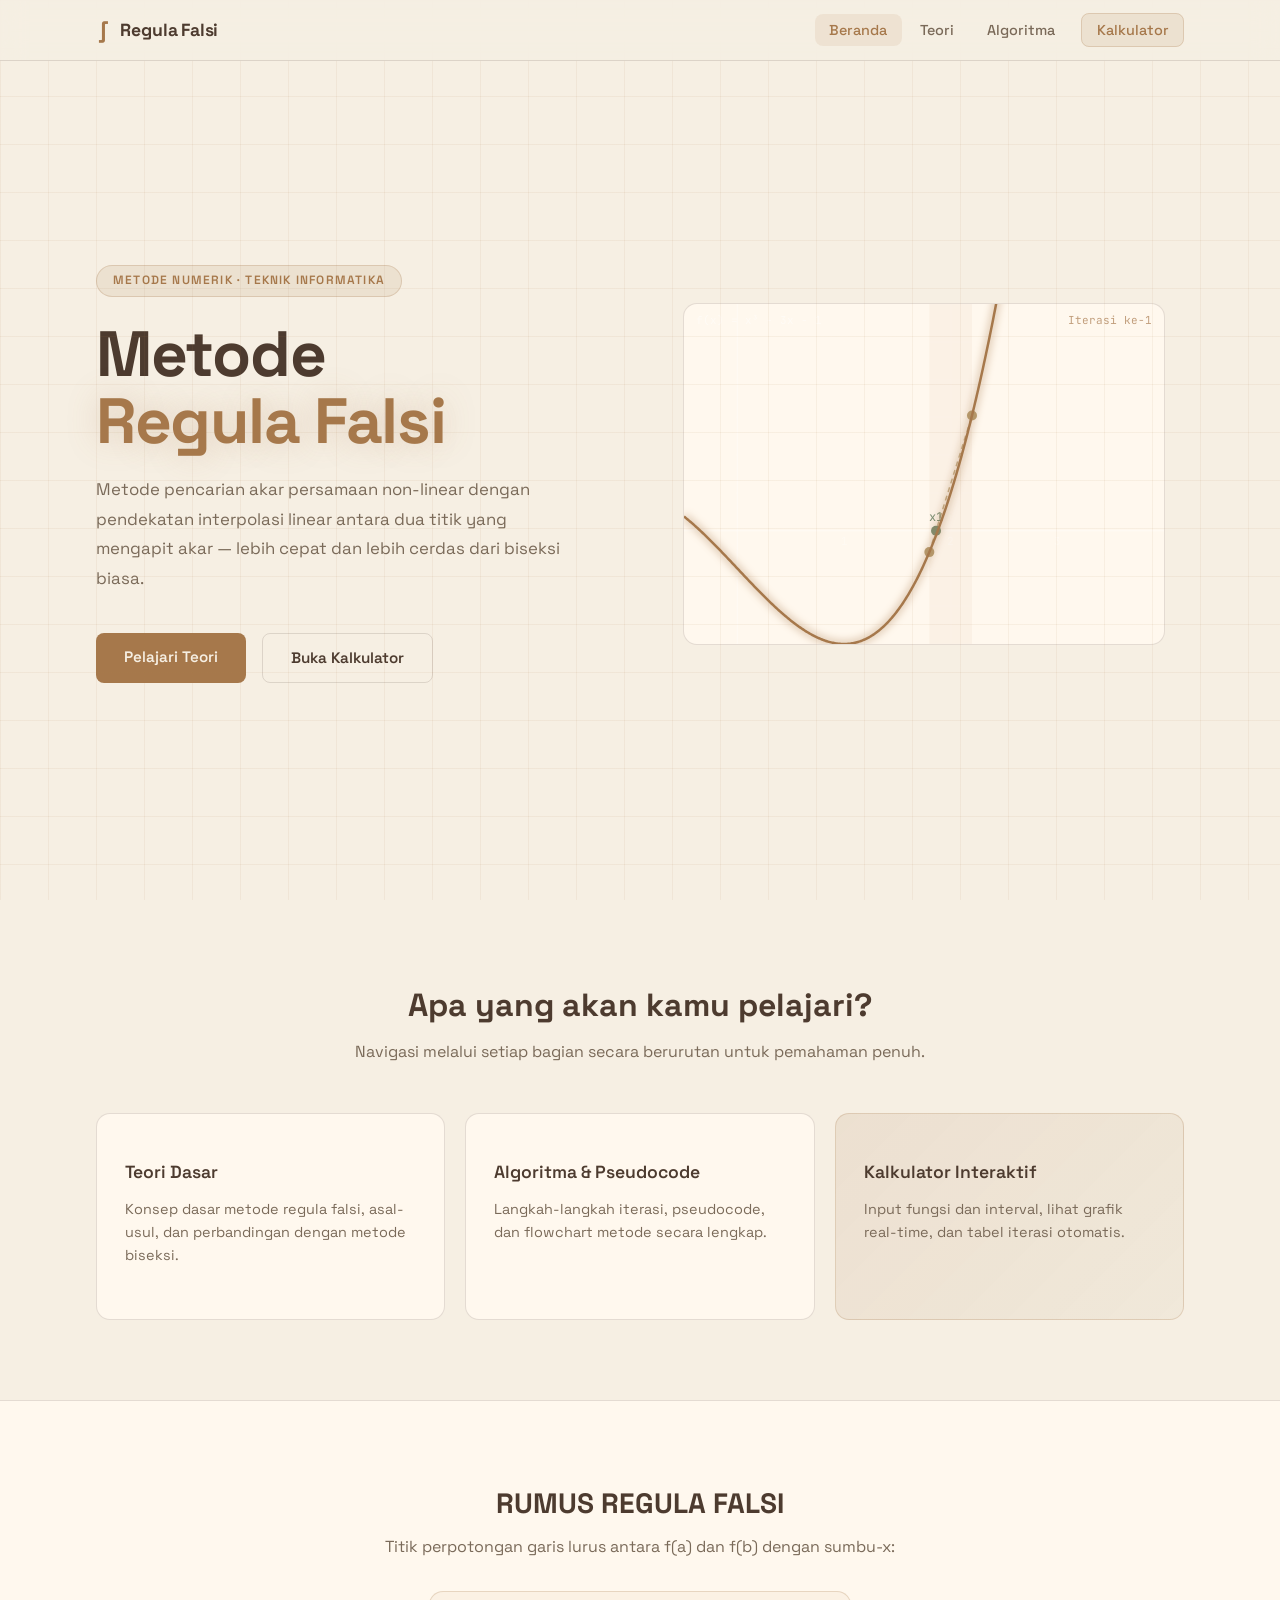
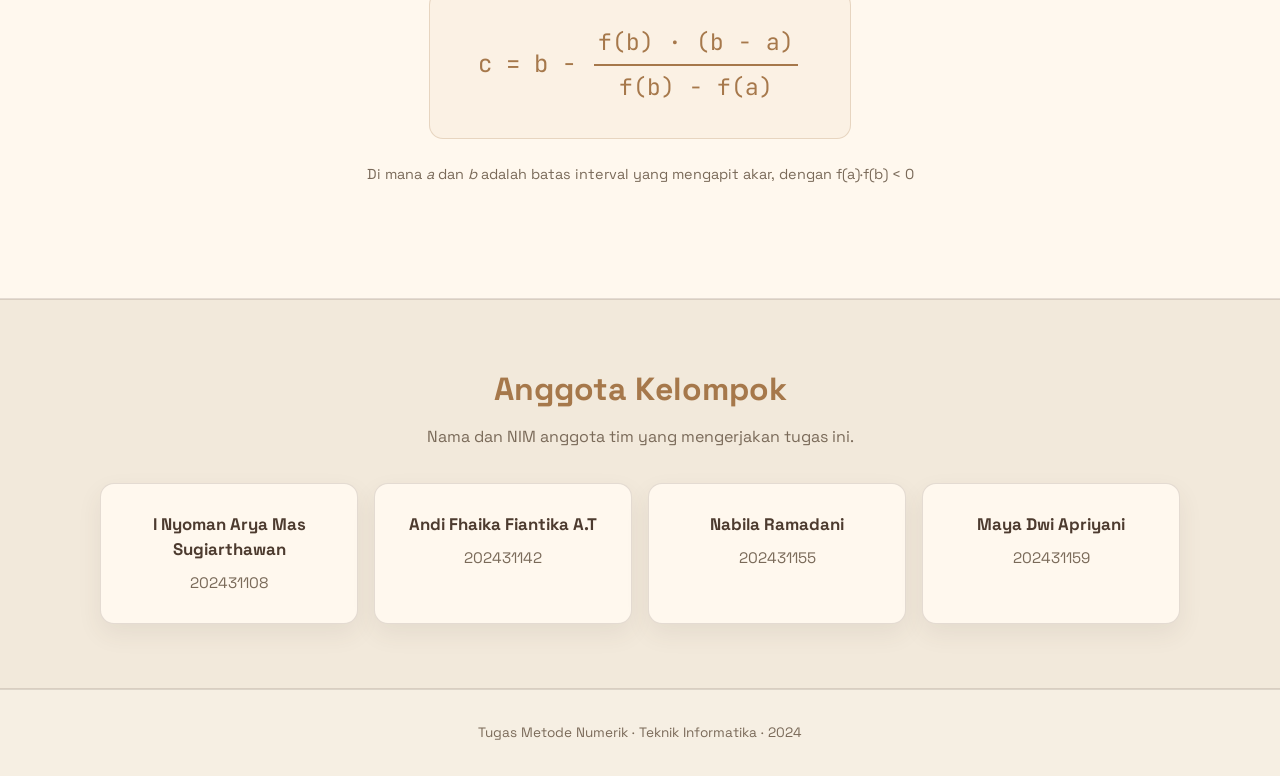
<file: PROJECT METNUM/index.html>
<!DOCTYPE html>
<html lang="id">
<head>
  <meta charset="UTF-8" />
  <meta name="viewport" content="width=device-width, initial-scale=1.0" />
  <title>Metode Regula Falsi — Metode Numerik</title>
  <link rel="stylesheet" href="css/style.css" />
  <link rel="stylesheet" href="css/nav.css" />
</head>
<body>

  <!-- NAVBAR -->
  <nav class="navbar" id="navbar">
    <div class="nav-brand">
      <span class="nav-logo">∫</span>
      <span class="nav-title">Regula Falsi</span>
    </div>
    <ul class="nav-links">
      <li><a href="index.html" class="nav-link active">Beranda</a></li>
      <li><a href="pages/teori.html" class="nav-link">Teori</a></li>
      <li><a href="pages/algoritma.html" class="nav-link">Algoritma</a></li>
      <li><a href="pages/kalkulator.html" class="nav-link nav-cta">Kalkulator</a></li>
    </ul>
    <button class="nav-toggle" id="navToggle">☰</button>
  </nav>

  <!-- HERO -->
  <section class="hero">
    <div class="hero-bg-grid"></div>
    <div class="hero-content">
      <div class="hero-badge">Metode Numerik · Teknik Informatika</div>
      <h1 class="hero-title">
        Metode<br/><span class="hero-accent">Regula Falsi</span>
      </h1>
      <p class="hero-sub">
        Metode pencarian akar persamaan non-linear dengan pendekatan interpolasi linear 
        antara dua titik yang mengapit akar — lebih cepat dan lebih cerdas dari biseksi biasa.
      </p>
      <div class="hero-actions">
        <a href="pages/teori.html" class="btn btn-primary">Pelajari Teori</a>
        <a href="pages/kalkulator.html" class="btn btn-outline">Buka Kalkulator</a>
      </div>
    </div>
    <div class="hero-visual">
      <canvas id="heroCanvas" width="480" height="340"></canvas>
    </div>
  </section>

  <!-- OVERVIEW CARDS -->
  <section class="section-cards">
    <div class="cards-header">
      <h2>Apa yang akan kamu pelajari?</h2>
      <p>Navigasi melalui setiap bagian secara berurutan untuk pemahaman penuh.</p>
    </div>
    <div class="cards-grid">
      <a href="pages/teori.html" class="card">
        <div class="card-icon"></div>
        <h3>Teori Dasar</h3>
        <p>Konsep dasar metode regula falsi, asal-usul, dan perbandingan dengan metode biseksi.</p>
        <span class="card-arrow"></span>
      </a>
      <a href="pages/algoritma.html" class="card">
        <div class="card-icon"></div>
        <h3>Algoritma &amp; Pseudocode</h3>
        <p>Langkah-langkah iterasi, pseudocode, dan flowchart metode secara lengkap.</p>
        <span class="card-arrow"></span>
      </a>
      <a href="pages/kalkulator.html" class="card card-highlight">
        <div class="card-icon"></div>
        <h3>Kalkulator Interaktif</h3>
        <p>Input fungsi dan interval, lihat grafik real-time, dan tabel iterasi otomatis.</p>
        <span class="card-arrow"></span>
      </a>
    </div>
  </section>

  <!-- FORMULA HIGHLIGHT -->
  <section class="section-formula">
    <div class="formula-content">
      <h2>RUMUS REGULA FALSI</h2>
      <p>Titik perpotongan garis lurus antara f(a) dan f(b) dengan sumbu-x:</p>
      <div class="formula-box">
        <span class="formula-math">
          c<sub></sub> = b − <span class="frac"><span class="num">f(b) · (b − a)</span><span class="denom">f(b) − f(a)</span></span>
        </span>
      </div>
      <p class="formula-note">Di mana <em>a</em> dan <em>b</em> adalah batas interval yang mengapit akar, dengan f(a)·f(b) &lt; 0</p>
    </div>
  </section>

  <section class="section-team">
    <div class="section-header">
      <h2>Anggota Kelompok</h2>
      <p>Nama dan NIM anggota tim yang mengerjakan tugas ini.</p>
    </div>
    <div class="team-list">
      <div class="team-card">
        <strong>I Nyoman Arya Mas Sugiarthawan</strong>
        <span>202431108</span>
      </div>
      <div class="team-card">
        <strong>Andi Fhaika Fiantika A.T</strong>
        <span>202431142</span>
      </div>
      <div class="team-card">
        <strong>Nabila Ramadani</strong>
        <span>202431155</span>
      </div>
      <div class="team-card">
        <strong>Maya Dwi Apriyani</strong>
        <span>202431159</span>
      </div>
    </div>
  </section>

  <footer class="footer">
    <p>Tugas Metode Numerik · Teknik Informatika · 2024</p>
  </footer>

  <script src="js/nav.js"></script>
  <script src="js/hero-canvas.js"></script>
</body>
</html>
</file>
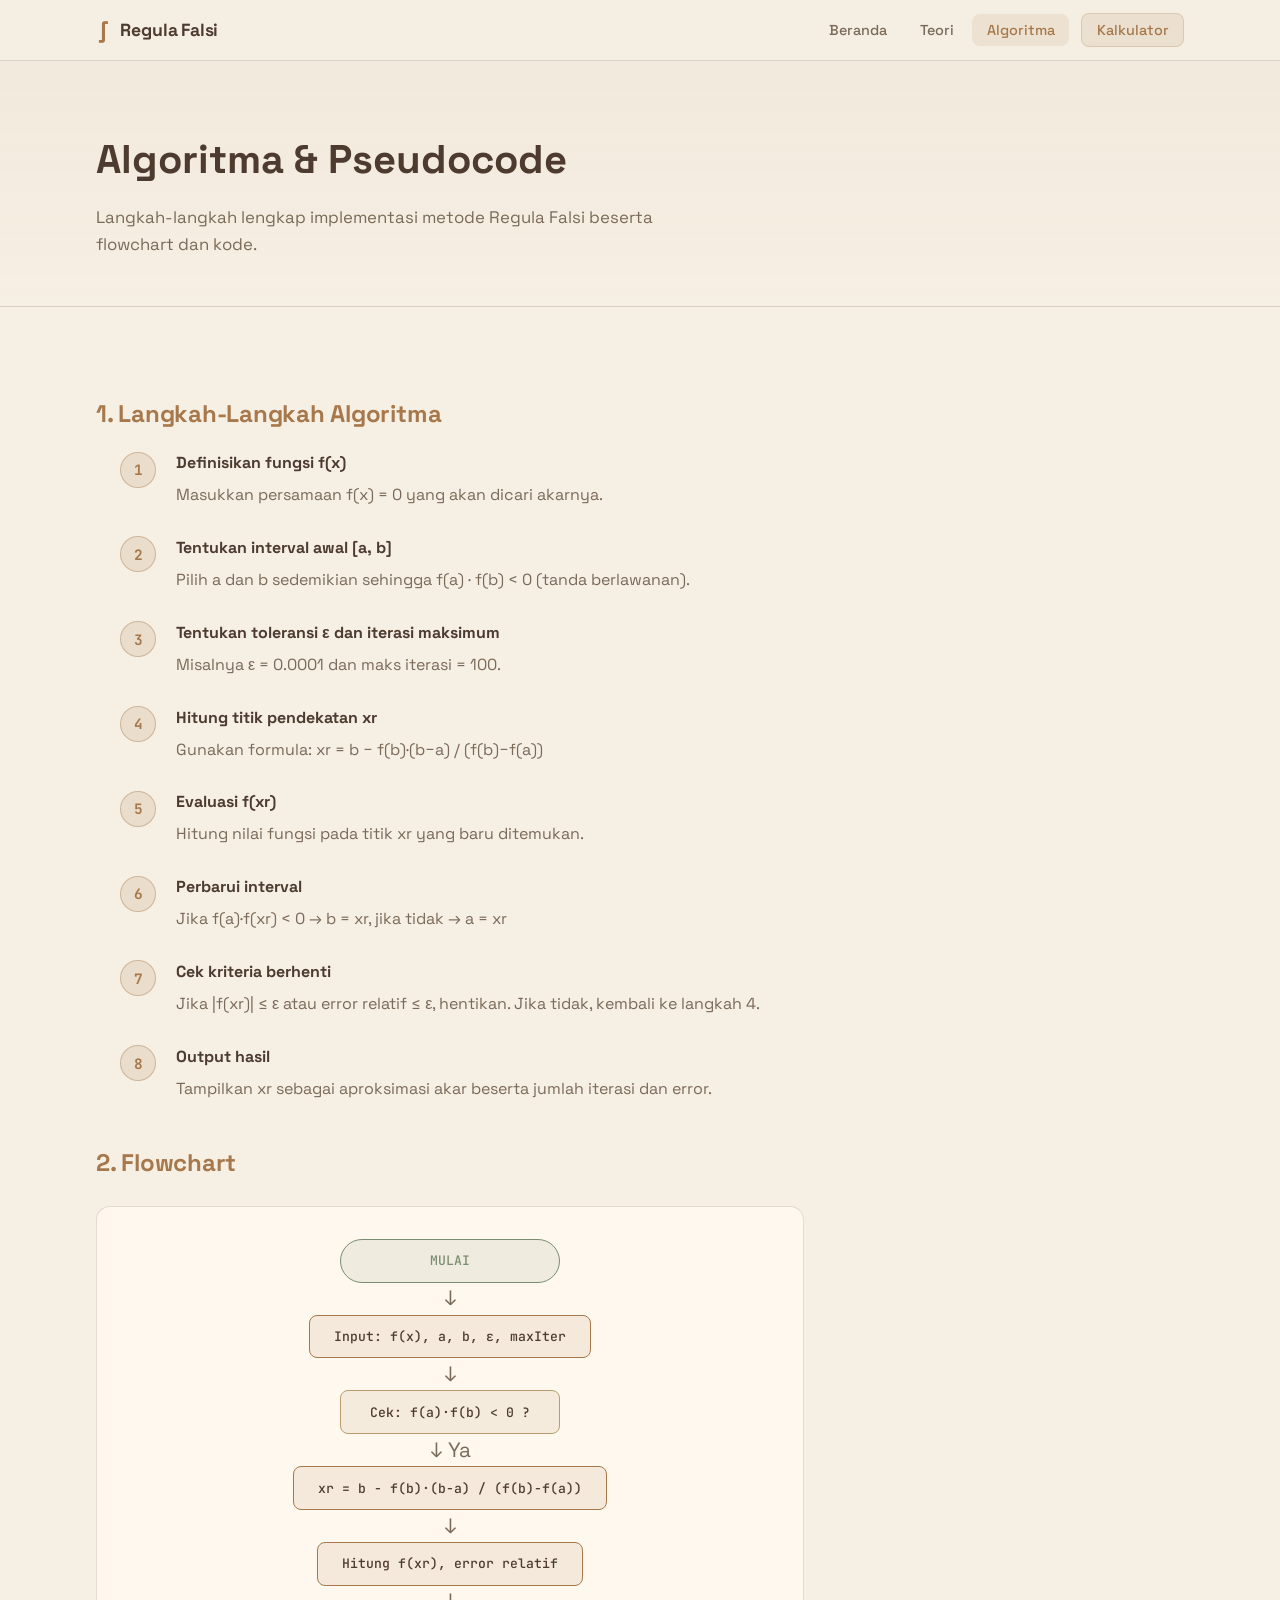
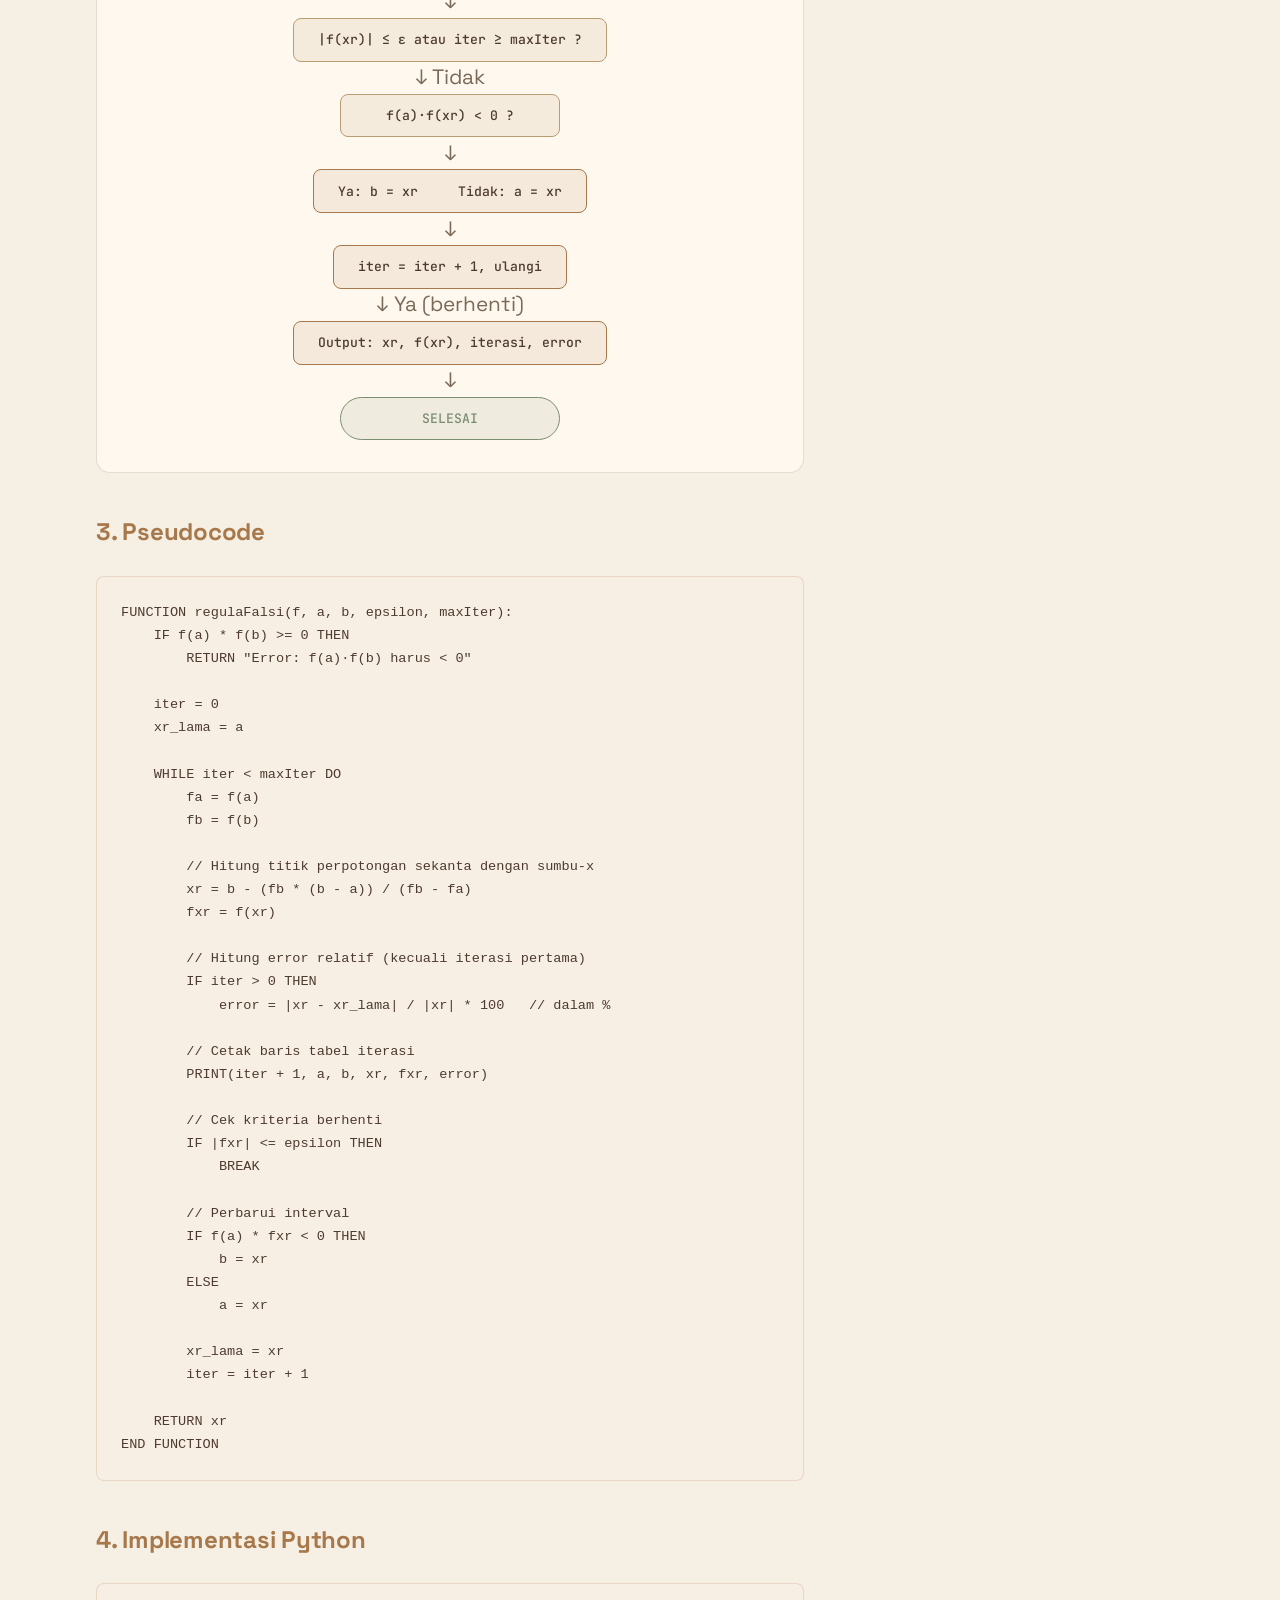
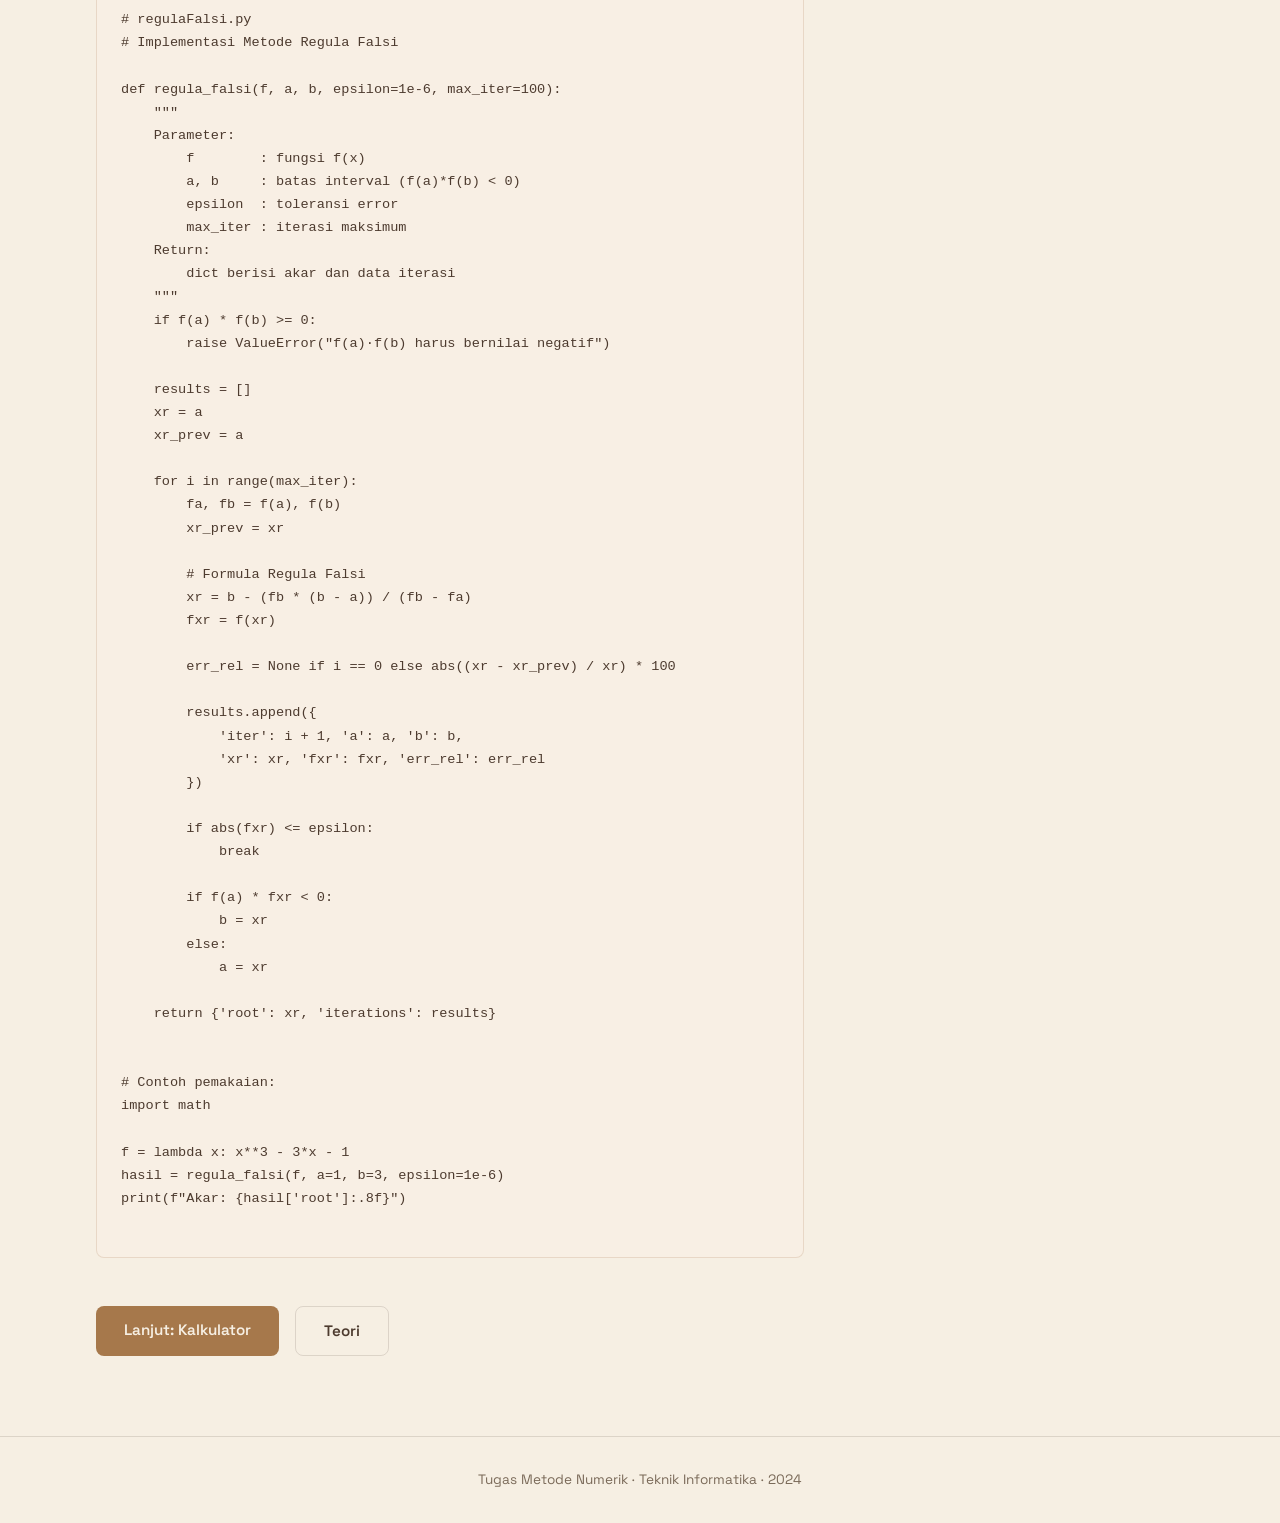
<file: PROJECT METNUM/pages/algoritma.html>
<!DOCTYPE html>
<html lang="id">
<head>
  <meta charset="UTF-8"/>
  <meta name="viewport" content="width=device-width, initial-scale=1.0"/>
  <title>Algoritma — Regula Falsi</title>
  <link rel="stylesheet" href="../css/style.css"/>
  <link rel="stylesheet" href="../css/nav.css"/>
</head>
<body>

  <nav class="navbar" id="navbar">
    <div class="nav-brand">
      <span class="nav-logo">∫</span>
      <span class="nav-title">Regula Falsi</span>
    </div>
    <ul class="nav-links">
      <li><a href="../index.html" class="nav-link">Beranda</a></li>
      <li><a href="teori.html" class="nav-link">Teori</a></li>
      <li><a href="algoritma.html" class="nav-link active">Algoritma</a></li>
      <li><a href="kalkulator.html" class="nav-link nav-cta">Kalkulator</a></li>
    </ul>
    <button class="nav-toggle" id="navToggle">☰</button>
  </nav>

  <section class="page-hero">
    <h1>Algoritma &amp; Pseudocode</h1>
    <p>Langkah-langkah lengkap implementasi metode Regula Falsi beserta flowchart dan kode.</p>
  </section>

  <div class="page-content">

    <h2>1. Langkah-Langkah Algoritma</h2>
    <ol class="steps-list">
      <li>
        <div>
          <strong>Definisikan fungsi f(x)</strong>
          <p>Masukkan persamaan f(x) = 0 yang akan dicari akarnya.</p>
        </div>
      </li>
      <li>
        <div>
          <strong>Tentukan interval awal [a, b]</strong>
          <p>Pilih a dan b sedemikian sehingga f(a) · f(b) &lt; 0 (tanda berlawanan).</p>
        </div>
      </li>
      <li>
        <div>
          <strong>Tentukan toleransi ε dan iterasi maksimum</strong>
          <p>Misalnya ε = 0.0001 dan maks iterasi = 100.</p>
        </div>
      </li>
      <li>
        <div>
          <strong>Hitung titik pendekatan xr</strong>
          <p>Gunakan formula: xr = b − f(b)·(b−a) / (f(b)−f(a))</p>
        </div>
      </li>
      <li>
        <div>
          <strong>Evaluasi f(xr)</strong>
          <p>Hitung nilai fungsi pada titik xr yang baru ditemukan.</p>
        </div>
      </li>
      <li>
        <div>
          <strong>Perbarui interval</strong>
          <p>Jika f(a)·f(xr) &lt; 0 → b = xr, jika tidak → a = xr</p>
        </div>
      </li>
      <li>
        <div>
          <strong>Cek kriteria berhenti</strong>
          <p>Jika |f(xr)| ≤ ε atau error relatif ≤ ε, hentikan. Jika tidak, kembali ke langkah 4.</p>
        </div>
      </li>
      <li>
        <div>
          <strong>Output hasil</strong>
          <p>Tampilkan xr sebagai aproksimasi akar beserta jumlah iterasi dan error.</p>
        </div>
      </li>
    </ol>

    <h2>2. Flowchart</h2>
    <div class="flowchart">
      <div class="flow-node start-end">MULAI</div>
      <div class="flow-arrow">↓</div>
      <div class="flow-node process">Input: f(x), a, b, ε, maxIter</div>
      <div class="flow-arrow">↓</div>
      <div class="flow-node decision-box">Cek: f(a)·f(b) &lt; 0 ?</div>
      <div class="flow-arrow">↓ Ya</div>
      <div class="flow-node process">xr = b − f(b)·(b−a) / (f(b)−f(a))</div>
      <div class="flow-arrow">↓</div>
      <div class="flow-node process">Hitung f(xr), error relatif</div>
      <div class="flow-arrow">↓</div>
      <div class="flow-node decision-box">|f(xr)| ≤ ε atau iter ≥ maxIter ?</div>
      <div class="flow-arrow">↓ Tidak</div>
      <div class="flow-node decision-box">f(a)·f(xr) &lt; 0 ?</div>
      <div class="flow-arrow">↓</div>
      <div class="flow-node process">Ya: b = xr &nbsp;&nbsp;&nbsp; Tidak: a = xr</div>
      <div class="flow-arrow">↓</div>
      <div class="flow-node process">iter = iter + 1, ulangi</div>
      <div class="flow-arrow">↓ Ya (berhenti)</div>
      <div class="flow-node process">Output: xr, f(xr), iterasi, error</div>
      <div class="flow-arrow">↓</div>
      <div class="flow-node start-end">SELESAI</div>
    </div>

    <h2>3. Pseudocode</h2>
    <div class="code-block">
      <pre><code>FUNCTION regulaFalsi(f, a, b, epsilon, maxIter):
    IF f(a) * f(b) >= 0 THEN
        RETURN "Error: f(a)·f(b) harus < 0"

    iter = 0
    xr_lama = a

    WHILE iter < maxIter DO
        fa = f(a)
        fb = f(b)

        // Hitung titik perpotongan sekanta dengan sumbu-x
        xr = b - (fb * (b - a)) / (fb - fa)
        fxr = f(xr)

        // Hitung error relatif (kecuali iterasi pertama)
        IF iter > 0 THEN
            error = |xr - xr_lama| / |xr| * 100   // dalam %

        // Cetak baris tabel iterasi
        PRINT(iter + 1, a, b, xr, fxr, error)

        // Cek kriteria berhenti
        IF |fxr| <= epsilon THEN
            BREAK

        // Perbarui interval
        IF f(a) * fxr < 0 THEN
            b = xr
        ELSE
            a = xr

        xr_lama = xr
        iter = iter + 1

    RETURN xr
END FUNCTION</code></pre>
    </div>

    <h2>4. Implementasi Python</h2>
    <div class="code-block">
      <pre><code># regulaFalsi.py
# Implementasi Metode Regula Falsi

def regula_falsi(f, a, b, epsilon=1e-6, max_iter=100):
    """
    Parameter:
        f        : fungsi f(x)
        a, b     : batas interval (f(a)*f(b) < 0)
        epsilon  : toleransi error
        max_iter : iterasi maksimum
    Return:
        dict berisi akar dan data iterasi
    """
    if f(a) * f(b) >= 0:
        raise ValueError("f(a)·f(b) harus bernilai negatif")

    results = []
    xr = a
    xr_prev = a

    for i in range(max_iter):
        fa, fb = f(a), f(b)
        xr_prev = xr

        # Formula Regula Falsi
        xr = b - (fb * (b - a)) / (fb - fa)
        fxr = f(xr)

        err_rel = None if i == 0 else abs((xr - xr_prev) / xr) * 100

        results.append({
            'iter': i + 1, 'a': a, 'b': b,
            'xr': xr, 'fxr': fxr, 'err_rel': err_rel
        })

        if abs(fxr) <= epsilon:
            break

        if f(a) * fxr < 0:
            b = xr
        else:
            a = xr

    return {'root': xr, 'iterations': results}


# Contoh pemakaian:
import math

f = lambda x: x**3 - 3*x - 1
hasil = regula_falsi(f, a=1, b=3, epsilon=1e-6)
print(f"Akar: {hasil['root']:.8f}")
      </code></pre>
    </div>

    <div style="margin-top: 3rem; display: flex; gap: 1rem; flex-wrap: wrap;">
      <a href="kalkulator.html" class="btn btn-primary">Lanjut: Kalkulator</a>
      <a href="teori.html" class="btn btn-outline">Teori</a>
    </div>
  </div>

  <footer class="footer">
    <p>Tugas Metode Numerik · Teknik Informatika · 2024</p>
  </footer>

  <script src="../js/nav.js"></script>
</body>
</html>
</file>
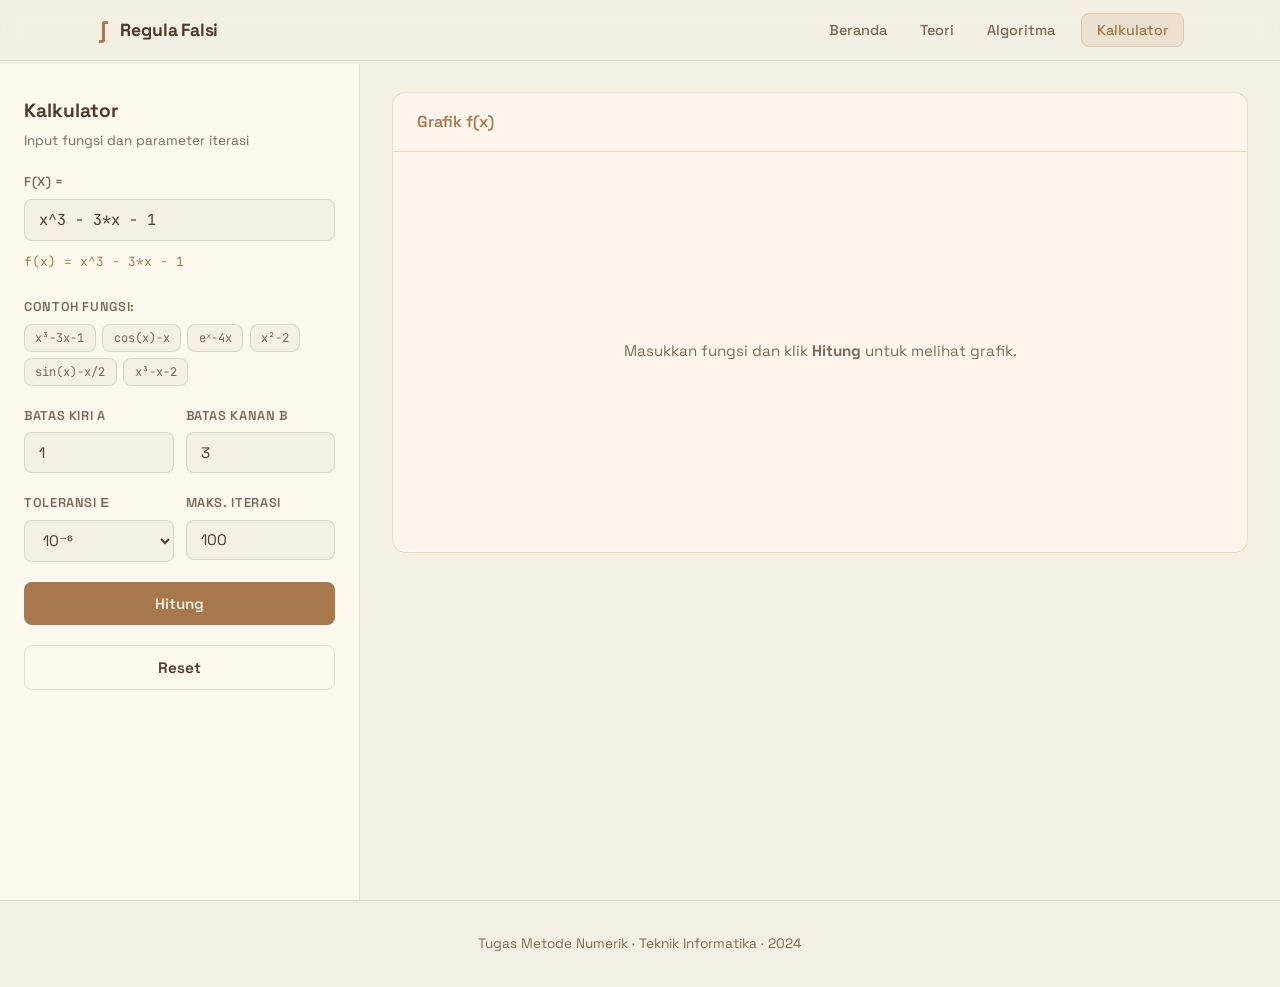
<file: PROJECT METNUM/pages/kalkulator.html>
<!DOCTYPE html>
<html lang="id">
<head>
  <meta charset="UTF-8"/>
  <meta name="viewport" content="width=device-width, initial-scale=1.0"/>
  <title>Kalkulator — Regula Falsi</title>
  <link rel="stylesheet" href="../css/style.css"/>
  <link rel="stylesheet" href="../css/nav.css"/>
  <link rel="stylesheet" href="../css/kalkulator.css"/>
</head>
<body>

  <nav class="navbar" id="navbar">
    <div class="nav-brand">
      <span class="nav-logo">∫</span>
      <span class="nav-title">Regula Falsi</span>
    </div>
    <ul class="nav-links">
      <li><a href="../index.html" class="nav-link">Beranda</a></li>
      <li><a href="teori.html" class="nav-link">Teori</a></li>
      <li><a href="algoritma.html" class="nav-link">Algoritma</a></li>
      <li><a href="kalkulator.html" class="nav-link nav-cta active">Kalkulator</a></li>
    </ul>
    <button class="nav-toggle" id="navToggle">☰</button>
  </nav>

  <div class="calc-layout">

    <!-- LEFT PANEL: Input -->
    <aside class="calc-panel" id="calcPanel">
      <div class="panel-header">
        <h2>Kalkulator</h2>
        <p>Input fungsi dan parameter iterasi</p>
      </div>

      <!-- Function input -->
      <div class="form-group">
        <label>f(x) =</label>
        <input type="text" id="fnInput" class="form-input mono" 
               placeholder="x^3 - 3*x - 1" value="x^3 - 3*x - 1" autocomplete="off"/>
        <div class="fn-preview" id="fnPreview">f(x) = x³ − 3x − 1</div>
      </div>

      <!-- Quick presets -->
      <div class="form-group">
        <label>Contoh fungsi:</label>
        <div class="presets">
          <button class="preset-btn" data-fn="x^3 - 3*x - 1" data-a="1" data-b="3">x³−3x−1</button>
          <button class="preset-btn" data-fn="cos(x) - x" data-a="0" data-b="1.6">cos(x)−x</button>
          <button class="preset-btn" data-fn="exp(x) - 4*x" data-a="0" data-b="1">eˣ−4x</button>
          <button class="preset-btn" data-fn="x^2 - 2" data-a="1" data-b="2">x²−2</button>
          <button class="preset-btn" data-fn="sin(x) - x/2" data-a="1" data-b="3">sin(x)−x/2</button>
          <button class="preset-btn" data-fn="x^3 - x - 2" data-a="1" data-b="2">x³−x−2</button>
        </div>
      </div>

      <!-- Interval -->
      <div class="form-row">
        <div class="form-group">
          <label>Batas kiri a</label>
          <input type="number" id="aInput" class="form-input" value="1" step="any"/>
        </div>
        <div class="form-group">
          <label>Batas kanan b</label>
          <input type="number" id="bInput" class="form-input" value="3" step="any"/>
        </div>
      </div>

      <!-- Tolerance & max iter -->
      <div class="form-row">
        <div class="form-group">
          <label>Toleransi ε</label>
          <select id="epsilonInput" class="form-input">
            <option value="1e-3">10⁻³</option>
            <option value="1e-4">10⁻⁴</option>
            <option value="1e-5">10⁻⁵</option>
            <option value="1e-6" selected>10⁻⁶</option>
            <option value="1e-7">10⁻⁷</option>
            <option value="1e-8">10⁻⁸</option>
          </select>
        </div>
        <div class="form-group">
          <label>Maks. Iterasi</label>
          <input type="number" id="maxIterInput" class="form-input" value="100" min="1" max="500"/>
        </div>
      </div>

      <!-- Buttons -->
      <button class="btn btn-primary btn-full" id="runBtn">Hitung</button>
      <button class="btn btn-outline btn-full" id="resetBtn">Reset</button>

      <!-- Result summary -->
      <div class="result-box" id="resultBox" style="display:none;">
        <div class="result-row"><span>Akar (xr)</span><strong id="resPivot">—</strong></div>
        <div class="result-row"><span>f(xr)</span><strong id="resFxr">—</strong></div>
        <div class="result-row"><span>Iterasi</span><strong id="resIter">—</strong></div>
        <div class="result-row"><span>Error relatif</span><strong id="resErr">—</strong></div>
        <div class="result-row"><span>Status</span><strong id="resStatus">—</strong></div>
      </div>

      <div class="error-box" id="errorBox" style="display:none;"></div>
    </aside>

    <!-- RIGHT PANEL: Graph + Table -->
    <main class="calc-main">

      <!-- Graph -->
      <section class="graph-section">
        <div class="section-title-row">
          <h3>Grafik f(x)</h3>
          <div class="iter-controls" id="iterControls" style="display:none;">
            <button class="ic-btn" id="icPrev">Sebelumnya</button>
            <span id="icLabel">Iterasi 1</span>
            <button class="ic-btn" id="icNext">Berikutnya</button>
            <button class="ic-btn ic-all" id="icAll">Semua</button>
          </div>
        </div>
        <div class="canvas-wrap">
          <canvas id="graphCanvas"></canvas>
          <div class="canvas-placeholder" id="canvasPlaceholder">
            <p>Masukkan fungsi dan klik <strong>Hitung</strong> untuk melihat grafik.</p>
          </div>
        </div>
      </section>

      <!-- Iteration Table -->
      <section class="table-section" id="tableSection" style="display:none;">
        <h3>Tabel Iterasi</h3>
        <div class="iter-table-wrap">
          <table class="iter-table" id="iterTable">
            <thead>
              <tr>
                <th>Iter</th><th>a</th><th>b</th>
                <th>xr</th><th>f(a)</th><th>f(xr)</th>
                <th>|b − a|</th><th>Error relatif</th>
              </tr>
            </thead>
            <tbody id="iterTableBody"></tbody>
          </table>
        </div>
      </section>

    </main>
  </div>

  <footer class="footer">
    <p>Tugas Metode Numerik · Teknik Informatika · 2024</p>
  </footer>

  <script src="../js/nav.js"></script>
  <script src="../js/regulaFalsi.js"></script>
  <script src="../js/graph.js"></script>
  <script src="../js/kalkulator.js"></script>
</body>
</html>
</file>
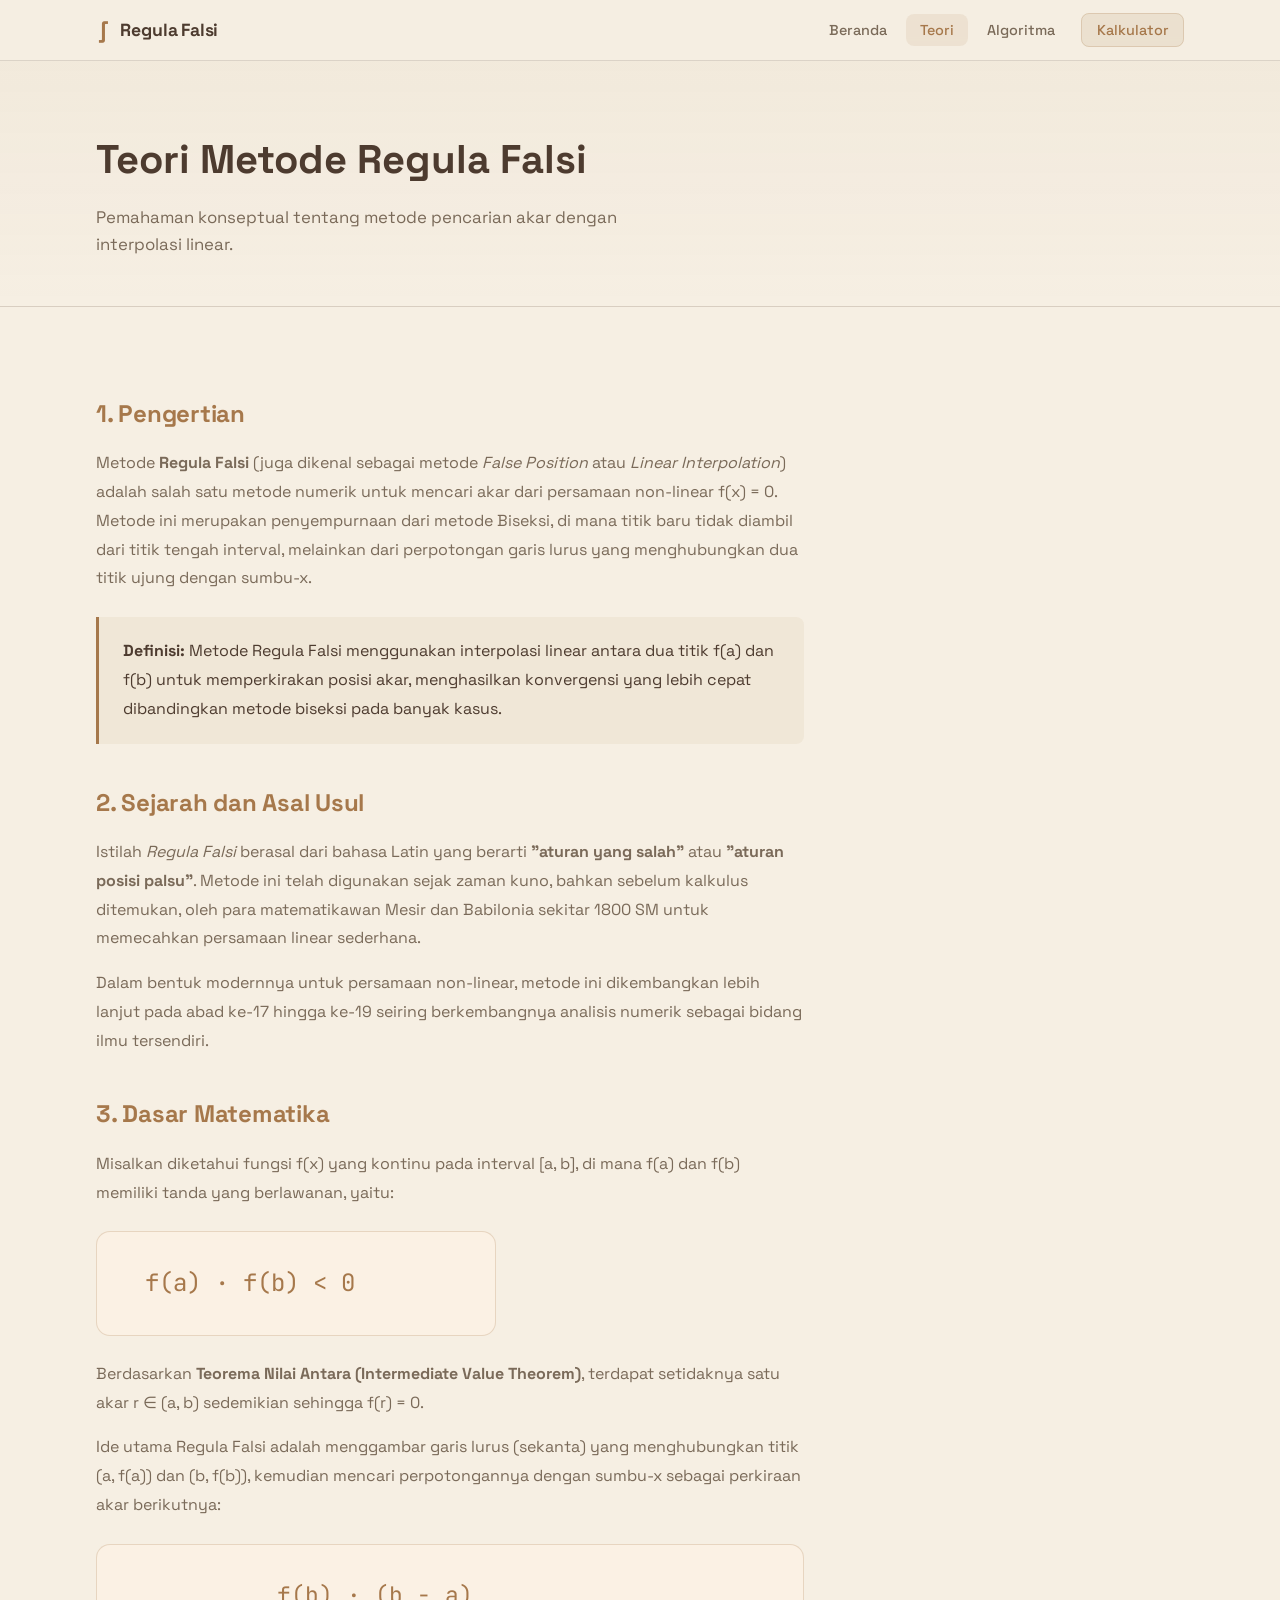
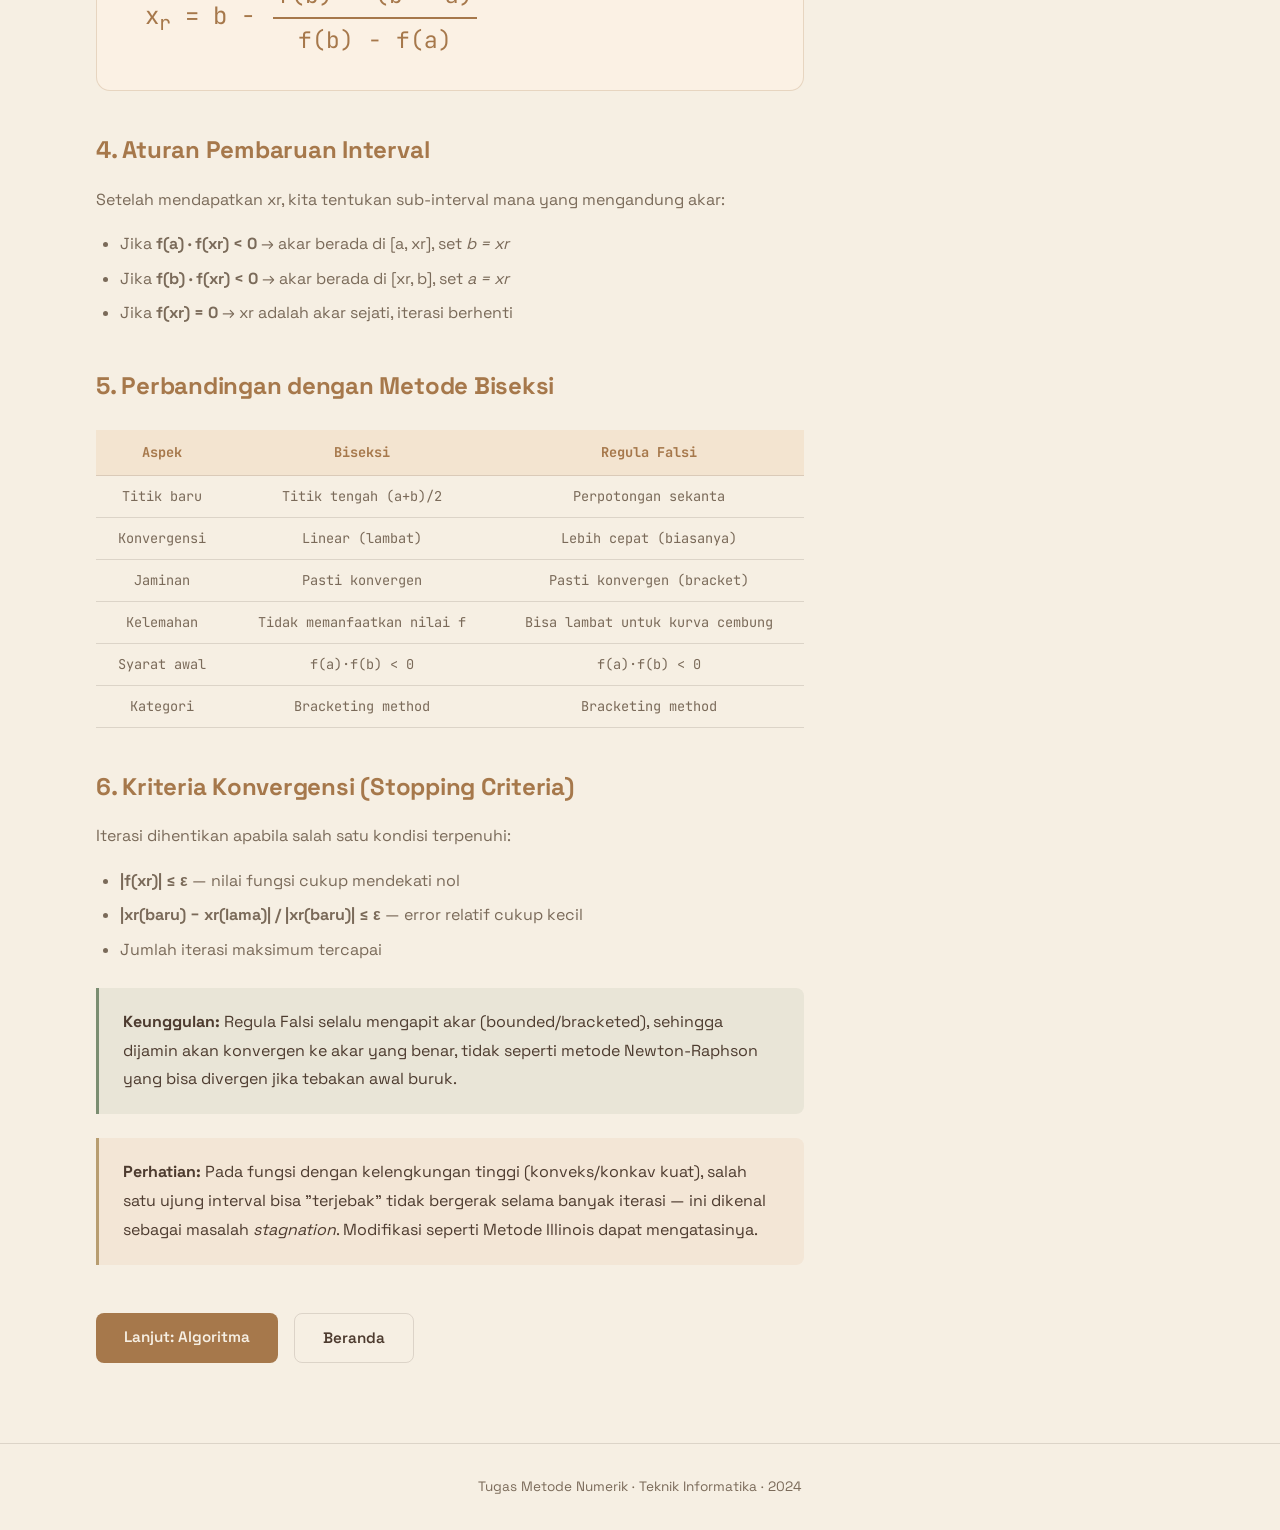
<file: PROJECT METNUM/pages/teori.html>
<!DOCTYPE html>
<html lang="id">
<head>
  <meta charset="UTF-8"/>
  <meta name="viewport" content="width=device-width, initial-scale=1.0"/>
  <title>Teori — Regula Falsi</title>
  <link rel="stylesheet" href="../css/style.css"/>
  <link rel="stylesheet" href="../css/nav.css"/>
</head>
<body>

  <nav class="navbar" id="navbar">
    <div class="nav-brand">
      <span class="nav-logo">∫</span>
      <span class="nav-title">Regula Falsi</span>
    </div>
    <ul class="nav-links">
      <li><a href="../index.html" class="nav-link">Beranda</a></li>
      <li><a href="teori.html" class="nav-link active">Teori</a></li>
      <li><a href="algoritma.html" class="nav-link">Algoritma</a></li>
      <li><a href="kalkulator.html" class="nav-link nav-cta">Kalkulator</a></li>
    </ul>
    <button class="nav-toggle" id="navToggle">☰</button>
  </nav>

  <section class="page-hero">
    <h1>Teori Metode Regula Falsi</h1>
    <p>Pemahaman konseptual tentang metode pencarian akar dengan interpolasi linear.</p>
  </section>

  <div class="page-content">

    <h2>1. Pengertian</h2>
    <p>
      Metode <strong>Regula Falsi</strong> (juga dikenal sebagai metode <em>False Position</em> atau 
      <em>Linear Interpolation</em>) adalah salah satu metode numerik untuk mencari akar dari persamaan 
      non-linear f(x) = 0. Metode ini merupakan penyempurnaan dari metode Biseksi, di mana titik 
      baru tidak diambil dari titik tengah interval, melainkan dari perpotongan garis lurus yang 
      menghubungkan dua titik ujung dengan sumbu-x.
    </p>

    <div class="info-box">
      <p>
        <strong>Definisi:</strong> Metode Regula Falsi menggunakan interpolasi linear antara dua titik 
        f(a) dan f(b) untuk memperkirakan posisi akar, menghasilkan konvergensi yang lebih cepat 
        dibandingkan metode biseksi pada banyak kasus.
      </p>
    </div>

    <h2>2. Sejarah dan Asal Usul</h2>
    <p>
      Istilah <em>Regula Falsi</em> berasal dari bahasa Latin yang berarti <strong>"aturan yang salah"</strong> 
      atau <strong>"aturan posisi palsu"</strong>. Metode ini telah digunakan sejak zaman kuno, 
      bahkan sebelum kalkulus ditemukan, oleh para matematikawan Mesir dan Babilonia sekitar 
      1800 SM untuk memecahkan persamaan linear sederhana.
    </p>
    <p>
      Dalam bentuk modernnya untuk persamaan non-linear, metode ini dikembangkan lebih lanjut 
      pada abad ke-17 hingga ke-19 seiring berkembangnya analisis numerik sebagai bidang ilmu tersendiri.
    </p>

    <h2>3. Dasar Matematika</h2>
    <p>
      Misalkan diketahui fungsi f(x) yang kontinu pada interval [a, b], di mana f(a) dan f(b) 
      memiliki tanda yang berlawanan, yaitu:
    </p>

    <div class="formula-box" style="display:block; max-width:400px; margin: 1.5rem 0;">
      <span class="formula-math">f(a) · f(b) &lt; 0</span>
    </div>

    <p>
      Berdasarkan <strong>Teorema Nilai Antara (Intermediate Value Theorem)</strong>, terdapat 
      setidaknya satu akar r ∈ (a, b) sedemikian sehingga f(r) = 0.
    </p>

    <p>
      Ide utama Regula Falsi adalah menggambar garis lurus (sekanta) yang menghubungkan titik 
      (a, f(a)) dan (b, f(b)), kemudian mencari perpotongannya dengan sumbu-x sebagai perkiraan 
      akar berikutnya:
    </p>

    <div class="formula-box" style="display:block; margin: 1.5rem 0;">
      <span class="formula-math">
        x<sub>r</sub> = b − <span class="frac">
          <span class="num">f(b) · (b − a)</span>
          <span class="denom">f(b) − f(a)</span>
        </span>
      </span>
    </div>

    <h2>4. Aturan Pembaruan Interval</h2>
    <p>
      Setelah mendapatkan xr, kita tentukan sub-interval mana yang mengandung akar:
    </p>
    <ul>
      <li>Jika <strong>f(a) · f(xr) &lt; 0</strong> → akar berada di [a, xr], set <em>b = xr</em></li>
      <li>Jika <strong>f(b) · f(xr) &lt; 0</strong> → akar berada di [xr, b], set <em>a = xr</em></li>
      <li>Jika <strong>f(xr) = 0</strong> → xr adalah akar sejati, iterasi berhenti</li>
    </ul>

    <h2>5. Perbandingan dengan Metode Biseksi</h2>

    <div class="iter-table-wrap">
      <table class="iter-table">
        <thead>
          <tr>
            <th>Aspek</th>
            <th>Biseksi</th>
            <th>Regula Falsi</th>
          </tr>
        </thead>
        <tbody>
          <tr><td>Titik baru</td><td>Titik tengah (a+b)/2</td><td>Perpotongan sekanta</td></tr>
          <tr><td>Konvergensi</td><td>Linear (lambat)</td><td>Lebih cepat (biasanya)</td></tr>
          <tr><td>Jaminan</td><td>Pasti konvergen</td><td>Pasti konvergen (bracket)</td></tr>
          <tr><td>Kelemahan</td><td>Tidak memanfaatkan nilai f</td><td>Bisa lambat untuk kurva cembung</td></tr>
          <tr><td>Syarat awal</td><td>f(a)·f(b) &lt; 0</td><td>f(a)·f(b) &lt; 0</td></tr>
          <tr><td>Kategori</td><td>Bracketing method</td><td>Bracketing method</td></tr>
        </tbody>
      </table>
    </div>

    <h2>6. Kriteria Konvergensi (Stopping Criteria)</h2>
    <p>Iterasi dihentikan apabila salah satu kondisi terpenuhi:</p>
    <ul>
      <li><strong>|f(xr)| ≤ ε</strong> — nilai fungsi cukup mendekati nol</li>
      <li><strong>|xr(baru) − xr(lama)| / |xr(baru)| ≤ ε</strong> — error relatif cukup kecil</li>
      <li>Jumlah iterasi maksimum tercapai</li>
    </ul>

    <div class="info-box success">
      <p>
        <strong>Keunggulan:</strong> Regula Falsi selalu mengapit akar (bounded/bracketed), 
        sehingga dijamin akan konvergen ke akar yang benar, tidak seperti metode Newton-Raphson 
        yang bisa divergen jika tebakan awal buruk.
      </p>
    </div>

    <div class="info-box warning">
      <p>
        <strong>Perhatian:</strong> Pada fungsi dengan kelengkungan tinggi (konveks/konkav kuat), 
        salah satu ujung interval bisa "terjebak" tidak bergerak selama banyak iterasi — ini dikenal 
        sebagai masalah <em>stagnation</em>. Modifikasi seperti Metode Illinois dapat mengatasinya.
      </p>
    </div>

    <div style="margin-top: 3rem; display: flex; gap: 1rem;">
      <a href="algoritma.html" class="btn btn-primary">Lanjut: Algoritma</a>
      <a href="../index.html" class="btn btn-outline">Beranda</a>
    </div>
  </div>

  <footer class="footer">
    <p>Tugas Metode Numerik · Teknik Informatika · 2024</p>
  </footer>

  <script src="../js/nav.js"></script>
</body>
</html>
</file>
<file: PROJECT METNUM/css/style.css>
/* ============================================================
   style.css — Global styles for Regula Falsi Web App
   ============================================================ */

@import url('https://fonts.googleapis.com/css2?family=Space+Grotesk:wght@300;400;500;600;700&family=JetBrains+Mono:wght@400;500;700&display=swap');

/* ---------- CSS Variables ---------- */
:root {
  --bg:        #f6efe3;
  --bg-card:   #fff8ee;
  --bg-card2:  #f3e4d0;
  --accent:    #a6784b;
  --accent2:   #b89d70;
  --accent3:   #7b8d71;
  --text:      #4d3b2f;
  --text-muted:#7a6a59;
  --border:    rgba(77,59,47,0.15);
  --radius:    14px;
  --radius-sm: 8px;
  --font:      'Space Grotesk', sans-serif;
  --mono:      'JetBrains Mono', monospace;
  --shadow:    0 8px 36px rgba(77,59,47,0.14);
}

/* ---------- Reset ---------- */
*, *::before, *::after { box-sizing: border-box; margin: 0; padding: 0; }
html { scroll-behavior: smooth; }
body {
  background: var(--bg);
  color: var(--text);
  font-family: var(--font);
  line-height: 1.6;
  min-height: 100vh;
}

a { color: inherit; text-decoration: none; }

/* ---------- Hero ---------- */
.hero {
  min-height: 100vh;
  display: grid;
  grid-template-columns: 1fr 1fr;
  align-items: center;
  gap: 3rem;
  padding: 7rem 6rem 4rem;
  position: relative;
  overflow: hidden;
}

.hero-bg-grid {
  position: absolute;
  inset: 0;
  background-image:
    linear-gradient(rgba(166,120,75,0.08) 1px, transparent 1px),
    linear-gradient(90deg, rgba(166,120,75,0.08) 1px, transparent 1px);
  background-size: 48px 48px;
  pointer-events: none;
}

.hero-badge {
  display: inline-block;
  background: rgba(166,120,75,0.12);
  border: 1px solid rgba(166,120,75,0.24);
  color: var(--accent);
  font-size: 0.75rem;
  font-weight: 600;
  letter-spacing: 0.1em;
  text-transform: uppercase;
  padding: 0.35rem 1rem;
  border-radius: 999px;
  margin-bottom: 1.5rem;
}

.hero-title {
  font-size: clamp(2.8rem, 5vw, 4.5rem);
  font-weight: 700;
  line-height: 1.05;
  margin-bottom: 1.25rem;
  letter-spacing: -0.02em;
}

.hero-accent {
  color: var(--accent);
  text-shadow: 0 0 32px rgba(166,120,75,0.25);
}

.hero-sub {
  font-size: 1.05rem;
  color: var(--text-muted);
  max-width: 480px;
  margin-bottom: 2.5rem;
  line-height: 1.75;
}

.hero-actions { display: flex; gap: 1rem; flex-wrap: wrap; }

.hero-visual {
  display: flex;
  justify-content: center;
  align-items: center;
}

#heroCanvas {
  border-radius: var(--radius);
  border: 1px solid var(--border);
  background: var(--bg-card);
  max-width: 100%;
}

/* ---------- Buttons ---------- */
.btn {
  display: inline-block;
  padding: 0.75rem 1.75rem;
  border-radius: var(--radius-sm);
  font-family: var(--font);
  font-size: 0.95rem;
  font-weight: 600;
  cursor: pointer;
  transition: all 0.2s;
  border: none;
}

.btn-primary {
  background: var(--accent);
  color: var(--bg);
}
.btn-primary:hover { background: #b89d70; transform: translateY(-1px); }

.btn-outline {
  background: transparent;
  color: var(--text);
  border: 1px solid var(--border);
}
.btn-outline:hover { border-color: var(--accent); color: var(--accent); }

/* ---------- Section Cards ---------- */
.section-cards {
  padding: 5rem 6rem;
}

.cards-header {
  text-align: center;
  margin-bottom: 3rem;
}

.cards-header h2 {
  font-size: 2rem;
  font-weight: 700;
  margin-bottom: 0.5rem;
}

.cards-header p {
  color: var(--text-muted);
  font-size: 1rem;
}

.cards-grid {
  display: grid;
  grid-template-columns: repeat(auto-fit, minmax(240px, 1fr));
  gap: 1.25rem;
}

.card {
  background: var(--bg-card);
  border: 1px solid var(--border);
  border-radius: var(--radius);
  padding: 2rem 1.75rem;
  display: flex;
  flex-direction: column;
  gap: 0.75rem;
  transition: all 0.25s;
  position: relative;
}

.card:hover {
  border-color: rgba(166,120,75,0.35);
  transform: translateY(-3px);
  box-shadow: 0 8px 32px rgba(166,120,75,0.14);
}

.card-icon { font-size: 2rem; }

.card h3 {
  font-size: 1.1rem;
  font-weight: 600;
}

.card p {
  font-size: 0.9rem;
  color: var(--text-muted);
  flex: 1;
}

.card-arrow {
  color: var(--accent);
  font-size: 1.1rem;
  margin-top: 0.5rem;
}

.card-highlight {
  background: linear-gradient(135deg, rgba(166,120,75,0.12), rgba(184,157,112,0.08));
  border-color: rgba(166,120,75,0.24);
}

/* ---------- Formula Section ---------- */
.section-formula {
  padding: 5rem 6rem;
  background: var(--bg-card);
  border-top: 1px solid var(--border);
  border-bottom: 1px solid var(--border);
  text-align: center;
}

.formula-content h2 {
  font-size: 1.75rem;
  font-weight: 700;
  margin-bottom: 0.5rem;
}

.formula-content > p {
  color: var(--text-muted);
  margin-bottom: 2rem;
}

.formula-box {
  display: inline-block;
  background: #fbf1e4;
  border: 1px solid rgba(166,120,75,0.24);
  border-radius: var(--radius);
  padding: 2rem 3rem;
  margin-bottom: 1.5rem;
}

.formula-math {
  font-family: var(--mono);
  font-size: 1.5rem;
  color: var(--accent);
}

.frac {
  display: inline-flex;
  flex-direction: column;
  align-items: center;
  vertical-align: middle;
  margin: 0 0.25rem;
}

.num, .denom {
  display: block;
  padding: 0 0.25rem;
  font-size: 0.95em;
}

.num {
  border-bottom: 2px solid var(--accent);
  padding-bottom: 0.2rem;
}

.denom { padding-top: 0.2rem; }

.formula-note {
  font-size: 0.9rem;
  color: var(--text-muted);
}

.section-team {
  padding: 4rem 6rem;
  background: rgba(184,157,112,0.07);
  border-top: 1px solid var(--border);
  border-bottom: 1px solid var(--border);
}

.section-team .section-header {
  max-width: 760px;
  margin: 0 auto 2rem;
  text-align: center;
}

.section-team .section-header h2 {
  font-size: 2rem;
  font-weight: 700;
  color: var(--accent);
  margin-bottom: 0.5rem;
}

.section-team .section-header p {
  color: var(--text-muted);
  line-height: 1.75;
}

.team-list {
  display: grid;
  grid-template-columns: repeat(auto-fit, minmax(230px, 1fr));
  gap: 1rem;
  max-width: 1080px;
  margin: 0 auto;
}

.team-card {
  background: var(--bg-card);
  border: 1px solid var(--border);
  border-radius: var(--radius);
  padding: 1.75rem 1.5rem;
  box-shadow: 0 10px 24px rgba(77,59,47,0.08);
  transition: transform 0.2s ease, border-color 0.2s ease;
  text-align: center;
}

.team-card:hover {
  transform: translateY(-3px);
  border-color: rgba(166,120,75,0.35);
}

.team-card strong {
  display: block;
  font-size: 1.05rem;
  line-height: 1.5;
  color: var(--text);
  margin-bottom: 0.55rem;
}

.team-card span {
  display: block;
  color: var(--text-muted);
  font-size: 0.95rem;
}

.team-card span {
  color: var(--text-muted);
  font-size: 0.95rem;
}

@media (max-width: 720px) {
  .section-team {
    padding: 3rem 1.5rem;
  }
}

/* ---------- Footer ---------- */
.footer {
  padding: 2rem 6rem;
  text-align: center;
  color: var(--text-muted);
  font-size: 0.85rem;
  border-top: 1px solid var(--border);
}

/* ---------- Shared Page Styles ---------- */
.page-hero {
  padding: 8rem 6rem 3rem;
  background: linear-gradient(180deg, rgba(166,120,75,0.06) 0%, transparent 100%);
  border-bottom: 1px solid var(--border);
}

.page-hero h1 { font-size: 2.5rem; font-weight: 700; margin-bottom: 0.75rem; }
.page-hero p { color: var(--text-muted); font-size: 1.05rem; max-width: 600px; }

.page-content { padding: 3rem 6rem 5rem; max-width: 900px; }

.page-content h2 {
  font-size: 1.5rem;
  font-weight: 700;
  margin: 2.5rem 0 1rem;
  color: var(--accent);
  letter-spacing: -0.01em;
}

.page-content h3 {
  font-size: 1.15rem;
  font-weight: 600;
  margin: 2rem 0 0.75rem;
}

.page-content p {
  color: var(--text-muted);
  line-height: 1.8;
  margin-bottom: 1rem;
}

.page-content ul, .page-content ol {
  margin-left: 1.5rem;
  color: var(--text-muted);
  margin-bottom: 1rem;
}

.page-content li { margin-bottom: 0.4rem; line-height: 1.75; }

/* ---------- Info Boxes ---------- */
.info-box {
  background: rgba(184,157,112,0.10);
  border-left: 3px solid var(--accent);
  border-radius: 0 var(--radius-sm) var(--radius-sm) 0;
  padding: 1.25rem 1.5rem;
  margin: 1.5rem 0;
}

.info-box.warning {
  background: rgba(214,148,97,0.10);
  border-left-color: var(--accent2);
}

.info-box.success {
  background: rgba(123,141,113,0.10);
  border-left-color: var(--accent3);
}

.info-box p { color: var(--text); margin: 0; }

/* ---------- Page-specific helpers ---------- */
.steps-list {
  counter-reset: steps;
  list-style: none;
  margin-left: 0;
  padding-left: 0;
}
.steps-list li {
  counter-increment: steps;
  display: flex;
  gap: 1.25rem;
  margin-bottom: 1.5rem;
  align-items: flex-start;
}
.steps-list li::before {
  content: counter(steps);
  background: rgba(166,120,75,0.15);
  border: 1px solid rgba(166,120,75,0.4);
  color: var(--accent);
  font-family: var(--mono);
  font-weight: 700;
  font-size: 0.9rem;
  width: 36px;
  height: 36px;
  border-radius: 50%;
  display: flex;
  align-items: center;
  justify-content: center;
  flex-shrink: 0;
  margin-top: 0.15rem;
}
.steps-list li p { color: var(--text-muted); margin: 0; }
.steps-list li strong { color: var(--text); display: block; margin-bottom: 0.25rem; }

.flowchart {
  background: var(--bg-card);
  border: 1px solid var(--border);
  border-radius: var(--radius);
  padding: 2rem;
  margin: 1.5rem 0;
  display: flex;
  flex-direction: column;
  align-items: center;
  gap: 0;
}
.flow-node {
  padding: 0.65rem 1.5rem;
  border-radius: var(--radius-sm);
  font-family: var(--mono);
  font-size: 0.82rem;
  font-weight: 500;
  text-align: center;
  min-width: 220px;
}
.flow-node.start-end { background: rgba(123,141,113,0.12); border: 1.5px solid var(--accent3); color: var(--accent3); border-radius: 999px; }
.flow-node.process   { background: rgba(166,120,75,0.12); border: 1.5px solid var(--accent); color: var(--text); }
.flow-node.decision  { background: rgba(184,157,112,0.14); border: 1.5px solid var(--accent2); color: var(--text); border-radius: 4px; transform: perspective(200px); clip-path: polygon(50% 0%, 100% 50%, 50% 100%, 0% 50%); padding: 1.2rem 2rem; min-width: 200px; }
.flow-node.decision-box { background: rgba(184,157,112,0.14); border: 1.5px solid var(--accent2); color: var(--text); }
.flow-arrow { color: var(--text-muted); font-size: 1.3rem; margin: 0.35rem 0; line-height: 1; }
.flow-label { font-size: 0.78rem; color: var(--accent2); font-family: var(--mono); margin: -0.1rem 0; }

.soal-card {
  background: var(--bg-card);
  border: 1px solid var(--border);
  border-radius: var(--radius);
  padding: 2rem;
  margin: 1.5rem 0;
}
.soal-card h3 {
  color: var(--accent);
  margin-top: 0;
  font-size: 1.1rem;
}
.soal-fn {
  display: inline-block;
  font-family: var(--mono);
  font-size: 1.05rem;
  color: var(--text);
  background: rgba(246,239,227,0.95);
  border: 1px solid rgba(166,120,75,0.2);
  padding: 0.5rem 1rem;
  border-radius: var(--radius-sm);
  margin: 0.75rem 0;
}
.tab-container { margin: 1.5rem 0; }
.tab-buttons { display: flex; gap: 0.5rem; margin-bottom: 1rem; flex-wrap: wrap; }
.tab-btn {
  background: var(--bg-card2);
  border: 1px solid var(--border);
  color: var(--text-muted);
  font-family: var(--font);
  font-size: 0.85rem;
  padding: 0.45rem 1rem;
  border-radius: var(--radius-sm);
  cursor: pointer;
  transition: all 0.18s;
}
.tab-btn.active { background: rgba(166,120,75,0.12); border-color: var(--accent); color: var(--accent); }
.tab-panel { display: none; }
.tab-panel.active { display: block; }

.page-content.wide { max-width: 960px; }

/* ---------- Code block ---------- */
.code-block {
  background: #f8efe4;
  border: 1px solid rgba(166,120,75,0.2);
  border-radius: var(--radius-sm);
  padding: 1.5rem;
  overflow-x: auto;
  margin: 1.5rem 0;
  font-family: var(--mono);
  font-size: 0.85rem;
  line-height: 1.7;
  color: #4d3b2f;
}

.code-block .kw  { color: #a6784b; }
.code-block .fn  { color: #7b8d71; }
.code-block .str { color: #8a6241; }
.code-block .cm  { color: #7a6a59; }
.code-block .num { color: #b89d70; }

/* ---------- Table ---------- */
.iter-table-wrap { overflow-x: auto; margin: 1.5rem 0; }

.iter-table {
  width: 100%;
  border-collapse: collapse;
  font-family: var(--mono);
  font-size: 0.85rem;
}

.iter-table th {
  background: var(--bg-card2);
  color: var(--accent);
  padding: 0.75rem 1rem;
  text-align: center;
  border-bottom: 1px solid var(--border);
  white-space: nowrap;
}

.iter-table td {
  padding: 0.6rem 1rem;
  text-align: center;
  border-bottom: 1px solid var(--border);
  color: var(--text-muted);
}

.iter-table tr:hover td { background: rgba(166,120,75,0.08); }

/* ---------- Responsive ---------- */
@media (max-width: 900px) {
  .hero {
    grid-template-columns: 1fr;
    padding: 7rem 2rem 3rem;
    text-align: center;
  }
  .hero-sub { margin: 0 auto 2.5rem; }
  .hero-actions { justify-content: center; }
  .hero-visual { display: none; }

  .section-cards, .section-formula, .footer { padding-left: 2rem; padding-right: 2rem; }
  .page-hero, .page-content { padding-left: 2rem; padding-right: 2rem; }
}
</file>
<file: PROJECT METNUM/css/nav.css>
/* ============================================================
   nav.css — Navbar styles
   ============================================================ */

.navbar {
  position: fixed;
  top: 0;
  left: 0;
  right: 0;
  z-index: 100;
  display: flex;
  align-items: center;
  justify-content: space-between;
  padding: 1rem 6rem;
  background: rgba(246,239,227,0.90);
  backdrop-filter: blur(12px);
  -webkit-backdrop-filter: blur(12px);
  border-bottom: 1px solid var(--border);
  transition: background 0.3s;
}

.navbar.scrolled {
  background: rgba(246,239,227,0.98);
}

.nav-brand {
  display: flex;
  align-items: center;
  gap: 0.6rem;
  font-weight: 700;
  font-size: 1.1rem;
  letter-spacing: -0.01em;
}

.nav-logo {
  font-size: 1.5rem;
  color: var(--accent);
  line-height: 1;
}

.nav-title { color: var(--text); }

.nav-links {
  display: flex;
  align-items: center;
  gap: 0.25rem;
  list-style: none;
}

.nav-link {
  padding: 0.45rem 0.9rem;
  border-radius: var(--radius-sm);
  font-size: 0.9rem;
  font-weight: 500;
  color: var(--text-muted);
  transition: all 0.18s;
}

.nav-link:hover, .nav-link.active {
  color: var(--text);
  background: rgba(166,120,75,0.10);
}

.nav-link.active { color: var(--accent); }

.nav-cta {
  background: rgba(166,120,75,0.12) !important;
  border: 1px solid rgba(166,120,75,0.24);
  color: var(--accent) !important;
  margin-left: 0.5rem;
}

.nav-cta:hover {
  background: rgba(166,120,75,0.18) !important;
  color: var(--accent) !important;
}

.nav-toggle {
  display: none;
  background: none;
  border: none;
  color: var(--text);
  font-size: 1.4rem;
  cursor: pointer;
}

@media (max-width: 900px) {
  .navbar { padding: 1rem 2rem; }

  .nav-links {
    display: none;
    position: absolute;
    top: 100%;
    left: 0;
    right: 0;
    flex-direction: column;
    background: var(--bg-card);
    border-bottom: 1px solid var(--border);
    padding: 1rem 0;
    align-items: flex-start;
    padding-left: 2rem;
    gap: 0.1rem;
  }

  .nav-links.open { display: flex; }
  .nav-toggle { display: block; }
  .nav-link { width: 100%; padding: 0.65rem 0; font-size: 1rem; }
  .nav-cta { margin-left: 0; border: none; width: 100%; }
}
</file>
<file: PROJECT METNUM/css/kalkulator.css>
/* ============================================================
   kalkulator.css — Layout and styles for the calculator page
   ============================================================ */

/* ---------- Layout ---------- */
.calc-layout {
  display: grid;
  grid-template-columns: 360px 1fr;
  min-height: 100vh;
  padding-top: 64px; /* navbar height */
}

.calc-panel {
  background: var(--bg-card);
  border-right: 1px solid var(--border);
  padding: 2rem 1.5rem;
  overflow-y: auto;
  display: flex;
  flex-direction: column;
  gap: 1.25rem;
}

.panel-header h2 { font-size: 1.2rem; font-weight: 700; margin-bottom: 0.2rem; }
.panel-header p  { color: var(--text-muted); font-size: 0.85rem; }

.calc-main {
  padding: 1.75rem 2rem;
  display: flex;
  flex-direction: column;
  gap: 2rem;
  overflow-y: auto;
}

/* ---------- Form elements ---------- */
.form-group { display: flex; flex-direction: column; gap: 0.4rem; }
.form-group label { font-size: 0.8rem; font-weight: 600; color: var(--text-muted); text-transform: uppercase; letter-spacing: 0.05em; }

.form-input {
  background: var(--bg);
  border: 1px solid var(--border);
  border-radius: var(--radius-sm);
  color: var(--text);
  font-family: var(--font);
  font-size: 0.95rem;
  padding: 0.6rem 0.9rem;
  transition: border-color 0.18s;
  width: 100%;
}

.form-input:focus { outline: none; border-color: var(--accent); box-shadow: 0 0 0 2px rgba(166,120,75,0.15); }
.form-input.mono { font-family: var(--mono); }

.fn-preview {
  font-family: var(--mono);
  font-size: 0.8rem;
  color: var(--accent);
  padding: 0.3rem 0;
  min-height: 1.4em;
}

.form-row { display: grid; grid-template-columns: 1fr 1fr; gap: 0.75rem; }

/* ---------- Presets ---------- */
.presets { display: flex; flex-wrap: wrap; gap: 0.4rem; }

.preset-btn {
  background: var(--bg);
  border: 1px solid var(--border);
  color: var(--text-muted);
  font-family: var(--mono);
  font-size: 0.75rem;
  padding: 0.3rem 0.65rem;
  border-radius: var(--radius-sm);
  cursor: pointer;
  transition: all 0.18s;
}

.preset-btn:hover { border-color: var(--accent); color: var(--accent); background: rgba(166,120,75,0.08); }
.preset-btn.active { border-color: var(--accent); color: var(--accent); background: rgba(166,120,75,0.14); }

/* ---------- Full-width buttons ---------- */
.btn-full { width: 100%; text-align: center; padding: 0.75rem; }

/* ---------- Result & Error boxes ---------- */
.result-box {
  background: rgba(123,141,113,0.08);
  border: 1px solid rgba(123,141,113,0.18);
  border-radius: var(--radius-sm);
  padding: 1rem 1.25rem;
  display: flex;
  flex-direction: column;
  gap: 0.55rem;
}

.result-row {
  display: flex;
  justify-content: space-between;
  align-items: center;
  font-size: 0.88rem;
}

.result-row span { color: var(--text-muted); }

.result-row strong {
  font-family: var(--mono);
  font-size: 0.9rem;
  color: var(--accent3);
}

.error-box {
  background: rgba(224,102,102,0.08);
  border: 1px solid rgba(224,102,102,0.18);
  border-radius: var(--radius-sm);
  padding: 0.9rem 1.1rem;
  font-size: 0.85rem;
  color: #7a3f3f;
  line-height: 1.5;
}

/* ---------- Graph section ---------- */
.graph-section {
  background: rgba(255,245,236,0.95);
  border: 1px solid rgba(166,120,75,0.22);
  border-radius: var(--radius);
  overflow: hidden;
  box-shadow: inset 0 0 0 1px rgba(255,255,255,0.85);
}

.section-title-row {
  display: flex;
  align-items: center;
  justify-content: space-between;
  padding: 1rem 1.5rem;
  border-bottom: 1px solid rgba(166,120,75,0.22);
  flex-wrap: wrap;
  gap: 0.75rem;
}

.section-title-row h3 { font-size: 1rem; font-weight: 600; color: var(--accent); }

.canvas-wrap {
  position: relative;
  min-height: 200px;
}

#graphCanvas {
  display: block;
  width: 100%;
}

.canvas-placeholder {
  position: absolute;
  inset: 0;
  display: flex;
  align-items: center;
  justify-content: center;
  text-align: center;
  padding: 2rem;
  pointer-events: none;
}

.canvas-placeholder p { color: var(--text-muted); font-size: 0.95rem; }

/* ---------- Iteration controls ---------- */
.iter-controls {
  display: flex;
  align-items: center;
  gap: 0.75rem;
  font-family: var(--mono);
  font-size: 0.82rem;
  color: var(--text-muted);
  flex-wrap: wrap;
}

.ic-btn {
  background: var(--bg);
  border: 1px solid var(--border);
  color: var(--text);
  font-size: 0.95rem;
  min-width: 44px;
  padding: 0.55rem 0.85rem;
  height: auto;
  border-radius: var(--radius-sm);
  cursor: pointer;
  display: inline-flex;
  align-items: center;
  justify-content: center;
  transition: all 0.15s;
}

.ic-btn:hover { border-color: var(--accent); color: var(--accent); }
.ic-all { font-size: 0.85rem; padding: 0.55rem 1rem; }

/* ---------- Table section ---------- */
.table-section {
  background: var(--bg-card);
  border: 1px solid var(--border);
  border-radius: var(--radius);
  padding: 1.5rem;
}

.table-section h3 { font-size: 1rem; font-weight: 600; margin-bottom: 1rem; }

.iter-table-wrap {
  overflow-x: auto;
}

.iter-table {
  width: 100%;
  border-collapse: collapse;
}

.iter-table th,
.iter-table td {
  padding: 0.8rem 0.85rem;
  text-align: left;
  white-space: nowrap;
}

.iter-table th {
  background: rgba(166,120,75,0.08);
  color: var(--text);
  font-weight: 600;
}

.iter-table tr:nth-child(even) {
  background: rgba(255,255,255,0.55);
}

/* ---------- Responsive ---------- */
@media (max-width: 900px) {
  .calc-layout {
    grid-template-columns: 1fr;
    grid-template-rows: auto 1fr;
  }

  .calc-panel {
    border-right: none;
    border-bottom: 1px solid var(--border);
  }

  .form-row {
    grid-template-columns: 1fr;
  }

  .iter-controls {
    justify-content: flex-start;
    width: 100%;
  }

  .result-row {
    grid-template-columns: 1fr;
    gap: 0.35rem;
  }

  .result-row strong {
    text-align: left;
  }

  .calc-main { padding: 1.25rem 1rem; }
}
</file>
